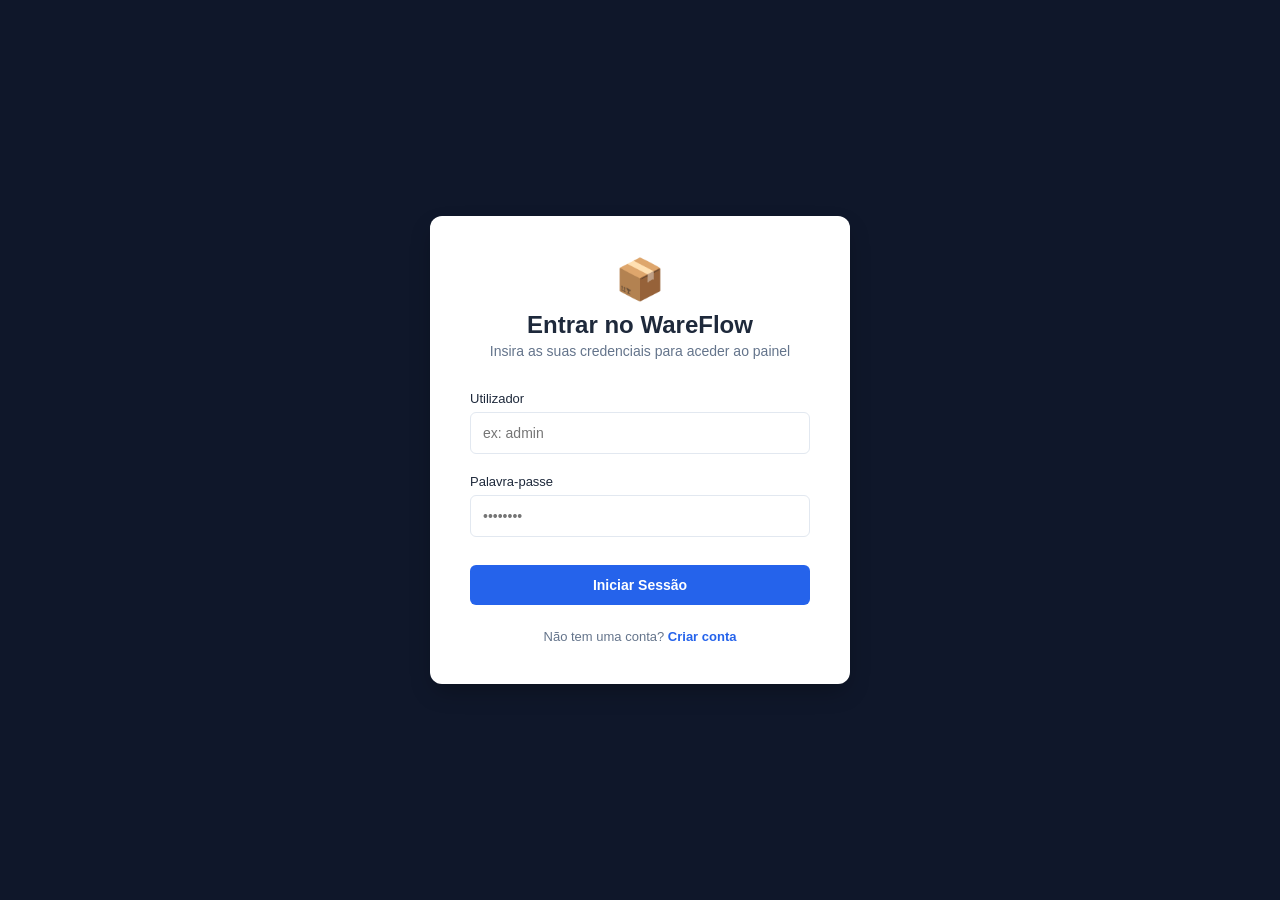
<file: index.html>
<!DOCTYPE html>
<html lang="pt">
<head>
    <meta charset="UTF-8">
    <meta name="viewport" content="width=device-width, initial-scale=1.0">
    <title>WareFlow ERP - Gestor de Armazéns</title>
    <link rel="stylesheet" href="style.css">
</head>
<body>

    <div class="app-container">
        
        <aside class="sidebar">
            <div class="logo-area">
                <span class="logo-icon">📦</span>
                <h2>WareFlow ERP</h2>
            </div>
            
            <div class="user-profile">
                <div class="avatar">--</div>
                <div class="user-info">
                    <p class="user-name">Carregando...</p>
                    <p class="user-role">Gestor de Stock</p>
                </div>
            </div>

            <nav class="nav-menu" style="display: flex; flex-direction: column; height: calc(100% - 140px);">
                <a href="#" class="nav-item active" id="menu-dashboard"><span>📊</span> Dashboard</a>
                <a href="#" class="nav-item" id="menu-clientes"><span>👥</span> Clientes</a>
                <a href="#" class="nav-item" id="menu-armazens"><span>🏢</span> Armazéns</a>
                <a href="#" class="nav-item" id="menu-produtos"><span>📦</span> Produtos</a>
                <a href="#" class="nav-item" id="menu-movimentacoes"><span>🔄</span> Movimentações</a>
                
                <a href="#" class="nav-item" id="menu-logout" style="margin-top: auto; color: #f87171; font-weight: 600;"><span>🚪</span> Terminar Sessão</a>
            </nav>
        </aside>

        <main class="main-content">
            
            <section id="pag-dashboard" class="aba-conteudo">
                <header class="topbar">
                    <div class="page-title">
                        <h1>Dashboard Principal</h1>
                        <p class="subtitle">Estatísticas em tempo real do sistema de armazenamento</p>
                    </div>
                </header>
                
                <div class="stats-grid">
                    <div class="stat-card">
                        <div class="stat-icon icon-blue">📦</div>
                        <div><span class="stat-label">Produtos em Stock</span><h3 class="stat-value" id="dash-total-prod">0</h3></div>
                    </div>
                    <div class="stat-card">
                        <div class="stat-icon icon-orange">⚠️</div>
                        <div><span class="stat-label">Alertas Críticos</span><h3 class="stat-value" id="dash-stock-baixo">0</h3></div>
                    </div>
                    <div class="stat-card">
                        <div class="stat-icon icon-green">👥</div>
                        <div><span class="stat-label">Clientes Ativos</span><h3 class="stat-value" id="dash-total-cli">0</h3></div>
                    </div>
                </div>

                <div class="table-container" style="padding:24px; margin-top: 24px;">
                    <h3>Ocupação Geral por Armazém</h3>
                    <div id="dashboard-barras-armazens" style="margin-top:20px; display:flex; flex-direction:column; gap:16px;"></div>
                </div>
            </section>

            <section id="pag-clientes" class="aba-conteudo hidden">
                <header class="topbar">
                    <div class="page-title">
                        <h1>Gestão de Clientes</h1>
                        <p class="subtitle">Administração de dados e contactos das empresas parceiras</p>
                    </div>
                    <button class="btn btn-primary" onclick="abrirModal('Clientes')">+ Adicionar Cliente</button>
                </header>
                <div class="filter-bar">
                    <div class="search-box">
                        <span class="search-icon">🔍</span>
                        <input type="text" id="busca-clientes" placeholder="Pesquisar cliente por nome...">
                    </div>
                </div>
                <div class="table-container">
                    <table class="data-table">
                        <thead>
                            <tr><th>ID</th><th>Nome da Empresa</th><th>Contacto</th><th>Localização</th><th>Status</th><th>Ações</th></tr>
                        </thead>
                        <tbody id="tabela-clientes-body"></tbody>
                    </table>
                </div>
            </section>

            <section id="pag-armazens" class="aba-conteudo hidden">
                <header class="topbar">
                    <div class="page-title">
                        <h1>Gestão de Armazéns</h1>
                        <p class="subtitle">Controlo de infraestruturas físicas e ocupação</p>
                    </div>
                    <button class="btn btn-primary" onclick="abrirModal('Armazéns')">+ Adicionar Armazém</button>
                </header>
                <div class="filter-bar">
                    <div class="search-box">
                        <span class="search-icon">🔍</span>
                        <input type="text" id="busca-armazens" placeholder="Pesquisar armazém...">
                    </div>
                </div>
                <div class="table-container">
                    <table class="data-table">
                        <thead>
                            <tr><th>ID</th><th>Nome do Armazém</th><th>Localização</th><th>Capacidade Max (un)</th><th>Responsável</th><th>Ações</th></tr>
                        </thead>
                        <tbody id="tabela-armazens-body"></tbody>
                    </table>
                </div>
            </section>

            <section id="pag-produtos" class="aba-conteudo hidden">
                <header class="topbar">
                    <div class="page-title">
                        <h1>Gestão de Produtos</h1>
                        <p class="subtitle">Controlo e monitorização de inventário global</p>
                    </div>
                    <button class="btn btn-primary" onclick="abrirModal('Produtos')">+ Registar Produto</button>
                </header>
                <div class="filter-bar">
                    <div class="search-box">
                        <span class="search-icon">🔍</span>
                        <input type="text" id="busca-produtos" placeholder="Pesquisar produto...">
                    </div>
                </div>
                <div class="table-container">
                    <table class="data-table">
                        <thead>
                            <tr><th>ID</th><th>Nome do Produto</th><th>Categoria</th><th>Armazém</th><th>Quantidade</th><th>Estado</th><th>Ações</th></tr>
                        </thead>
                        <tbody id="tabela-produtos-body"></tbody>
                    </table>
                </div>
            </section>

            <section id="pag-movimentacoes" class="aba-conteudo hidden">
                <header class="topbar">
                    <div class="page-title">
                        <h1>Histórico de Movimentações</h1>
                        <p class="subtitle">Registo auditável de entradas e saídas de stock</p>
                    </div>
                </header>
                <div class="table-container">
                    <table class="data-table">
                        <thead>
                            <tr><th>ID Operação</th><th>Data / Hora</th><th>Produto</th><th>Tipo</th><th>Quantidade</th><th>Operador</th></tr>
                        </thead>
                        <tbody id="tabela-movimentacoes-body"></tbody>
                    </table>
                </div>
            </section>

        </main>
    </div>

    <div class="modal-overlay" id="modal-global">
        <div class="modal-box">
            <div class="modal-header">
                <h2 id="modal-titulo">Registar Novo</h2>
                <button class="close-modal" onclick="fecharModal()">&times;</button>
            </div>
            <form id="form-global" class="modal-form">
                <div id="campos-dinamicos"></div>
                <div class="form-actions">
                    <button type="button" class="btn btn-secondary" onclick="fecharModal()">Cancelar</button>
                    <button type="submit" class="btn btn-primary">Guardar Dados</button>
                </div>
            </form>
            <div id="form-feedback" class="form-feedback hidden"></div>
        </div>
    </div>

    <div class="modal-overlay" id="modal-confirmacao">
        <div class="modal-box modal-confirm-box" style="max-width: 400px; text-align: center; padding: 32px;">
            <div style="font-size: 48px; margin-bottom: 16px;">⚠️</div>
            <h2 style="margin-bottom: 8px; color: #1e293b;">Confirmar Remoção</h2>
            <p style="color: #64748b; font-size: 14px; margin-bottom: 24px; line-height: 1.5;">
                Tens a certeza que desejas apagar este item? Esta ação não pode ser revertida no sistema.
            </p>
            <div class="form-actions" style="justify-content: center; gap: 12px; display: flex; width: 100%;">
                <button type="button" class="btn btn-secondary" id="btn-cancelar-remover" style="margin: 0; flex: 1;">Cancelar</button>
                <button type="button" class="btn" id="btn-confirmar-remover" style="background-color: #ef4444; color: white; margin: 0; flex: 1;">Sim, Apagar</button>
            </div>
        </div>
    </div>

    <script src="app.js"></script>
</body>
</html>
</file>
<file: style.css>
:root {
    --bg-main: #f8fafc;
    --bg-sidebar: #0f172a;
    --text-main: #1e293b;
    --text-muted: #64748b;
    --white: #ffffff;
    --primary: #2563eb;
    --primary-hover: #1d4ed8;
    --border-color: #e2e8f0;
    --success-bg: #dcfce7;
    --success-text: #15803d;
    --warning-bg: #fef3c7;
    --warning-text: #b45309;
}

* {
    margin: 0;
    padding: 0;
    box-sizing: border-box;
    font-family: -apple-system, BlinkMacSystemFont, "Segoe UI", Roboto, sans-serif;
}

body {
    background-color: var(--bg-main);
    color: var(--text-main);
    overflow-x: hidden;
}

.app-container {
    display: grid;
    grid-template-columns: 260px 1fr;
    min-height: 100vh;
}

/* SIDEBAR */
.sidebar {
    background-color: var(--bg-sidebar);
    color: var(--white);
    padding: 24px;
    display: flex;
    flex-direction: column;
}

.logo-area {
    display: flex;
    align-items: center;
    gap: 12px;
    margin-bottom: 32px;
}

.logo-area h2 { font-size: 18px; font-weight: 600; }

.user-profile {
    display: flex;
    align-items: center;
    gap: 12px;
    padding: 12px;
    background: rgba(255,255,255,0.03);
    border-radius: 8px;
    margin-bottom: 24px;
}

.avatar {
    width: 40px; height: 40px; background-color: var(--primary);
    border-radius: 50%; display: flex; align-items: center; justify-content: center; font-weight: 600;
}

.user-info p { font-size: 14px; }
.user-info .user-role { font-size: 12px; color: var(--text-muted); }

.nav-menu { display: flex; flex-direction: column; gap: 8px; }
.nav-item {
    display: flex; align-items: center; gap: 12px; color: #94a3b8;
    text-decoration: none; padding: 12px; border-radius: 6px; font-size: 14px; transition: all 0.2s;
}
.nav-item:hover, .nav-item.active { background-color: rgba(255,255,255,0.08); color: var(--white); }

/* ÁREA DE CONTEÚDO */
.main-content { padding: 40px; max-width: 1400px; width: 100%; margin: 0 auto; }
.topbar { display: flex; justify-content: space-between; align-items: center; margin-bottom: 32px; }
.page-title h1 { font-size: 28px; font-weight: 700; }
.subtitle { color: var(--text-muted); font-size: 14px; margin-top: 4px; }

/* ESTATÍSTICAS */
.stats-grid { display: grid; grid-template-columns: repeat(auto-fit, minmax(240px, 1fr)); gap: 24px; }
.stat-card {
    background: var(--white); padding: 24px; border-radius: 12px;
    border: 1px solid var(--border-color); display: flex; align-items: center; gap: 20px;
}
.stat-icon { width: 48px; height: 48px; border-radius: 10px; display: flex; align-items: center; justify-content: center; font-size: 20px; }
.icon-blue { background: #eff6ff; color: #2563eb; }
.icon-orange { background: #fffbeb; color: #d97706; }
.icon-green { background: #f0fdf4; color: #16a34a; }
.stat-label { font-size: 13px; color: var(--text-muted); text-transform: uppercase; }
.stat-value { font-size: 24px; font-weight: 700; }

/* CONTROLOS FILTROS */
.filter-bar { display: flex; margin: 24px 0; }
.search-box { position: relative; flex: 1; max-width: 400px; }
.search-icon { position: absolute; left: 14px; top: 50%; transform: translateY(-50%); color: var(--text-muted); }
.search-box input { width: 100%; padding: 12px 12px 12px 40px; border-radius: 8px; border: 1px solid var(--border-color); font-size: 14px; outline: none; }

/* TABELA */
.table-container { background: var(--white); border-radius: 12px; border: 1px solid var(--border-color); overflow: hidden; }
.data-table { width: 100%; border-collapse: collapse; text-align: left; }
.data-table th { background: #f8fafc; padding: 16px 24px; font-size: 12px; font-weight: 600; text-transform: uppercase; color: var(--text-muted); border-bottom: 1px solid var(--border-color); }
.data-table td { padding: 16px 24px; font-size: 14px; border-bottom: 1px solid var(--border-color); }

/* Badges */
.badge { padding: 4px 8px; border-radius: 4px; font-size: 12px; font-weight: 500; display: inline-block; }
.badge-ok { background: var(--success-bg); color: var(--success-text); }
.badge-baixo { background: var(--warning-bg); color: var(--warning-text); }

/* BOTÕES DE NÍVEL PROFISSIONAL */
.btn {
    display: inline-flex; align-items: center; justify-content: center;
    padding: 10px 20px; font-size: 14px; font-weight: 600; border-radius: 6px;
    border: none !important; outline: none !important; cursor: pointer; transition: all 0.2s ease;
}
.btn-primary { background-color: #2563eb !important; color: white !important; box-shadow: 0 2px 4px rgba(37, 99, 235, 0.2); }
.btn-primary:hover { background-color: #1d4ed8 !important; transform: translateY(-1px); }
.btn-secondary { background: #e2e8f0; color: #475569; }
.btn-secondary:hover { background: #cbd5e1; }

/* BOTÕES DE AÇÃO NA TABELA (SEM RETÂNGULOS PRETOS) */
.btn-action {
    background: none !important; border: none !important; outline: none !important; box-shadow: none !important;
    color: var(--primary); padding: 0; font-size: 13px; font-weight: 500; cursor: pointer; margin-right: 10px;
    display: inline-block; transition: color 0.2s ease;
}
.btn-action.delete { color: #ef4444; }
.btn-action:hover { text-decoration: underline; }
.btn-action.delete:hover { color: #dc2626; }

/* MODAL INTERFACES */
.modal-overlay {
    position: fixed; top: 0; left: 0; width: 100%; height: 100%; background: rgba(15, 23, 42, 0.6);
    display: flex; align-items: center; justify-content: center; opacity: 0; pointer-events: none; transition: opacity 0.3s; z-index: 999;
}
.modal-overlay.active { opacity: 1; pointer-events: auto; }
.modal-box { background: var(--white); padding: 32px; border-radius: 16px; width: 100%; max-width: 480px; box-shadow: 0 20px 25px -5px rgba(0,0,0,0.1); }
.modal-header { display: flex; justify-content: space-between; align-items: center; margin-bottom: 24px; }
.close-modal { background: none; border: none; font-size: 28px; color: var(--text-muted); cursor: pointer; }
.modal-form { display: flex; flex-direction: column; gap: 16px; }
.form-group { display: flex; flex-direction: column; gap: 6px; }
.form-group label { font-size: 13px; font-weight: 500; }
.form-group input, .form-group select { padding: 10px; border-radius: 6px; border: 1px solid var(--border-color); outline: none; }
.form-actions { display: flex; justify-content: flex-end; gap: 12px; margin-top: 12px; }
.form-feedback { margin-top: 16px; padding: 12px; border-radius: 6px; font-size: 13px; text-align: center; }
.form-feedback.success { background: var(--success-bg); color: var(--success-text); }

/* ESTILO DO MODAL DE REMOÇÃO */
.modal-confirm-box { animation: abrirConfirmacao 0.3s cubic-bezier(0.34, 1.56, 0.64, 1); }
@keyframes abrirConfirmacao { from { transform: scale(0.9); opacity: 0; } to { transform: scale(1); opacity: 1; } }

/* CLASSES UTILITÁRIAS */
.hidden { display: none !important; }

/* RESPONSIVIDADE MOBILE */
@media (max-width: 900px) {
    .app-container { grid-template-columns: 1fr; }
    .sidebar { display: none; }
    .main-content { padding: 20px; }
    .topbar { flex-direction: column; align-items: flex-start; gap: 16px; }
    .filter-bar { flex-direction: column; }
}
</file>
